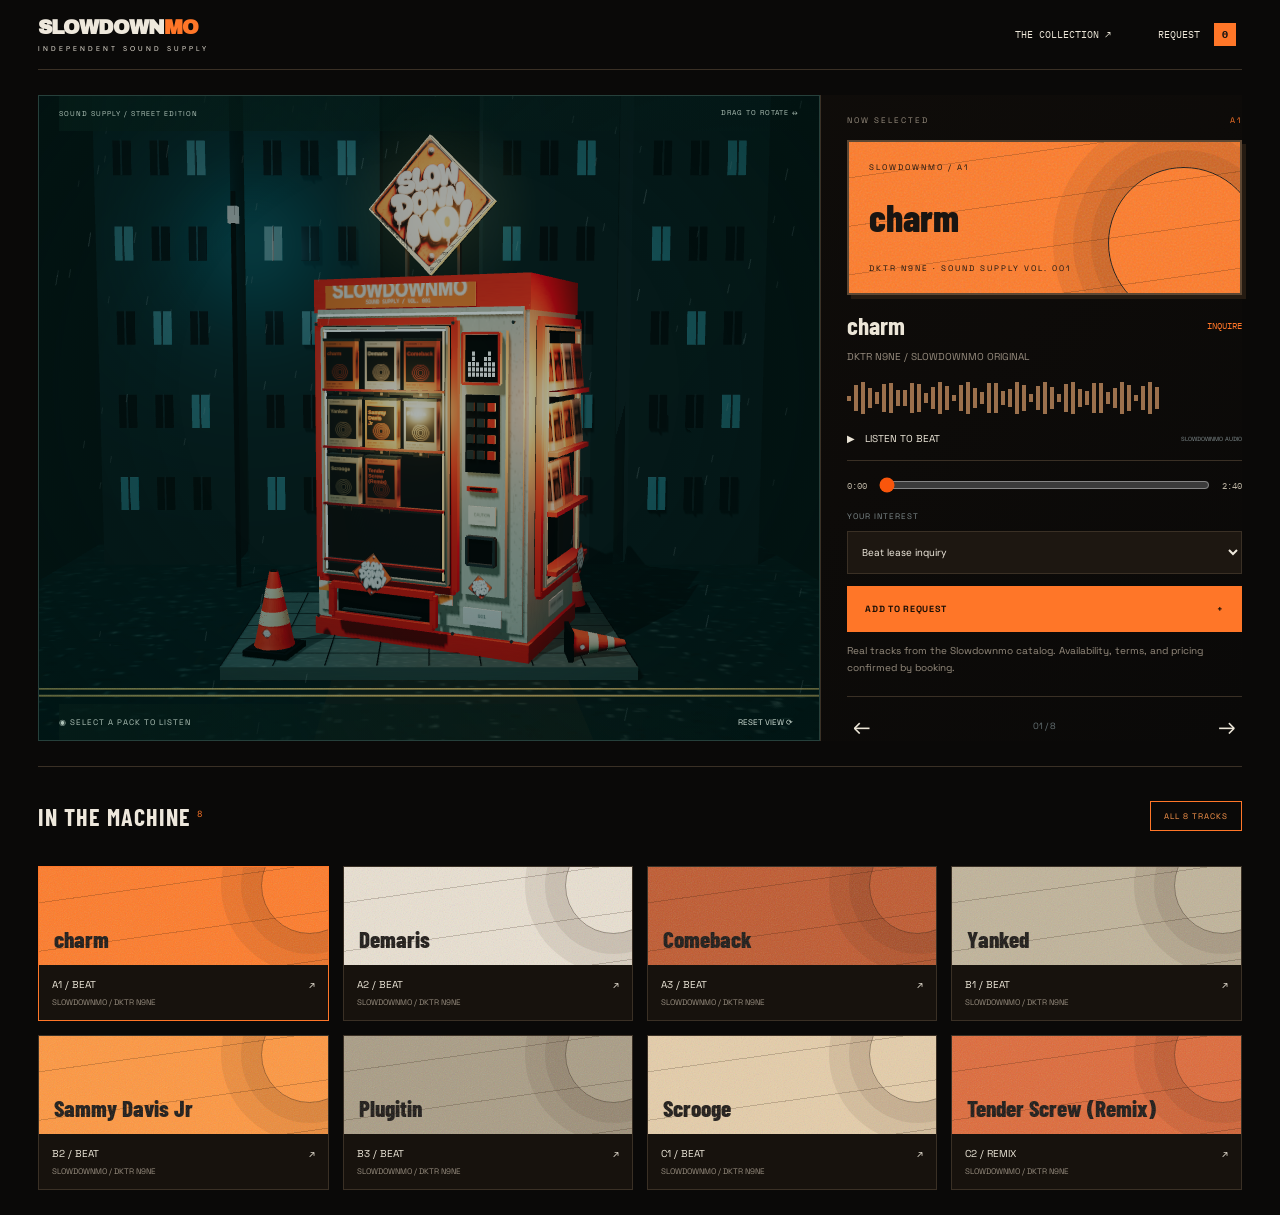
<file: machine/index.html>
<!doctype html><html lang="en"><head><meta charset="utf-8"><meta name="viewport" content="width=device-width,initial-scale=1"><title>Slowdownmo — Interactive Beat Machine</title><link rel="stylesheet" href="style.css"><link rel="stylesheet" href="integration.css"></head><body class="embedded-store">
<section class="brandHero"><video id="brandFilm" muted playsinline preload="none" poster="../logo.webp"></video><div class="heroCopy"><div class="eyebrow">SLOWDOWNMO / INDEPENDENT SOUND SUPPLY</div><h2>TAKE IT SLOW.<br>MAKE IT <em>LOUD.</em></h2><p>Heavy drums. Late-night melodies.<br>Beats built to leave a mark.</p><button class="primary" id="enterStore">ENTER THE BEAT MACHINE <span>↓</span></button><button id="replayIntro" class="replay">↻ REPLAY INTRO</button></div><div class="heroFooter"><span>CAUTION: HEAVY ROTATION</span><span>SCROLL TO SELECT YOUR SOUND ↓</span></div></section><header id="store"><a class="logo" href="../index.html" target="_top">SLOWDOWN<span>MO</span><small>INDEPENDENT SOUND SUPPLY</small></a><nav><button id="catalog">THE COLLECTION ↗</button><button id="cartOpen">REQUEST <b id="count">0</b></button></nav></header>
<main><section class="intro"><div class="eyebrow"><i></i> MACHINE 001 / ONLINE</div><h1>SLOW DOWN.<br><em>PRESS PLAY.</em></h1><p>Fresh sounds, straight from the machine.<br>Pick a pack. Press play. Find your next record.</p><button class="primary" id="explore">STEP UP TO THE MACHINE <span>↗</span></button><div class="details"><span>8 BEATS IN STOCK</span><span>INSTANT INSPIRATION</span></div><div class="reference"><img src="../poster.jpg" alt="Orange and off-white vending machine on a rainy street"><span>SLOWDOWNMO SOUND SUPPLY<br><b>SOUND ON EVERY CORNER.</b></span></div></section>
<section class="stage" aria-label="Interactive 3D beat vending machine"><div class="stageTop"><span>SOUND SUPPLY / STREET EDITION</span><span>DRAG TO ROTATE ↔</span></div><canvas id="scene"></canvas><div id="fallback" hidden>3D is unavailable on this device. Use the collection below to select and preview beats.</div><div class="stageBottom"><span>◉ SELECT A PACK TO LISTEN</span><button id="reset">RESET VIEW ⟳</button></div></section>
<aside class="selection"><div class="eyebrow">NOW SELECTED <span id="slot">A1</span></div><div id="cover" class="cover"></div><div class="trackhead"><h2 id="title"></h2><span id="price">INQUIRE</span></div><p id="meta"></p><div class="wave" id="wave"></div><button id="play" class="play">▶ <span>LISTEN TO BEAT</span><small>SLOWDOWNMO AUDIO</small></button><div class="audioProgress"><span id="elapsed">0:00</span><input id="seek" type="range" min="0" max="100" step="0.1" value="0" aria-label="Seek in beat"><span id="duration">0:00</span></div><label for="license">YOUR INTEREST</label><select id="license"><option value="0">Beat lease inquiry</option><option value="1">Exclusive rights inquiry</option><option value="2">Custom production inquiry</option></select><button id="add" class="primary">ADD TO REQUEST <span>+</span></button><p class="note">Real tracks from the Slowdownmo catalog. Availability, terms, and pricing confirmed by booking.</p><div class="arrows"><button id="prev" aria-label="Previous beat">←</button><span id="index">01 / 12</span><button id="next" aria-label="Next beat">→</button></div></aside></main>
<section id="collection"><div class="collectionHead"><h2>IN THE MACHINE <sup>8</sup></h2><div id="filters"><button class="active" data-filter="All">ALL 8 TRACKS</button></div></div><div id="tracks"></div></section><footer><span>© 2026 SLOWDOWNMO</span><span>TAKE IT SLOW. MAKE IT LOUD.</span><span>BEAT MACHINE / VOL. 001</span></footer><dialog id="bag"><button id="closeBag" class="close" aria-label="Close bag">×</button><h2>YOUR BEAT REQUEST</h2><div id="items"></div><p id="total"></p><p class="note">Send your selection to booking@slowdownmo.com to discuss availability, licensing, and pricing. No payment is collected here.</p><a id="sendRequest" class="primary" href="mailto:booking@slowdownmo.com" target="_top">EMAIL MY BEAT REQUEST ↗</a><button id="continue" class="primary">KEEP DIGGING ↗</button></dialog><div id="toast" role="status"></div><script type="module" src="app.js"></script></body></html>
</file>
<file: machine/style.css>
@import url('https://fonts.googleapis.com/css2?family=Barlow+Condensed:wght@600;700;800;900&family=DM+Sans:wght@400;500;600;700&display=swap');
:root{--bg:#080c0e;--muted:#7d888a;--pink:#fb42b9;--lime:#d1ff6c;--line:#263034}*{box-sizing:border-box}body{margin:0;background:var(--bg);color:#f2f5ec;font-family:'DM Sans',sans-serif;font-size:13px}button,a,select{-webkit-tap-highlight-color:transparent}button{cursor:pointer;font:inherit;color:inherit;background:none;border:0}button:focus-visible,a:focus-visible,select:focus-visible{outline:2px solid var(--lime);outline-offset:5px}header{height:108px;margin:0 4%;display:flex;align-items:center;justify-content:space-between;border-bottom:1px solid var(--line)}.logo{color:#fff;text-decoration:none;font-family:'Barlow Condensed',sans-serif;font-weight:900;font-size:30px;letter-spacing:-1px}.logo span{color:var(--lime)}.logo small{display:block;font:8px 'DM Sans';letter-spacing:3px;margin-top:6px}nav{display:flex;gap:35px;font-size:10px;letter-spacing:1px}nav b{background:var(--lime);color:#111;padding:5px 8px;margin-left:8px}main{display:grid;grid-template-columns:29% 47% 24%;min-height:690px;padding:45px 4% 30px;gap:0}.intro{padding-top:35px}.eyebrow{font-size:9px;letter-spacing:2px;color:var(--muted);display:flex;align-items:center;gap:8px}.eyebrow i{width:6px;height:6px;border-radius:50%;background:var(--lime);box-shadow:0 0 12px var(--lime)}h1{font:800 clamp(42px,4.9vw,80px)/.94 'Barlow Condensed';letter-spacing:-1px;margin:28px 0}h1 em{font-style:normal;color:var(--lime)}.intro p{color:#9aa4a5;line-height:1.8;margin:25px 0}.primary{background:var(--lime);color:#0c1510;font-weight:700;padding:17px 18px;display:flex;justify-content:space-between;gap:18px;width:100%;font-size:10px;letter-spacing:.7px}.intro .primary{width:90%;margin-top:28px}.details{display:flex;gap:18px;color:#626e71;font-size:8px;letter-spacing:1px;margin-top:20px}.reference{display:flex;gap:12px;margin-top:55px;align-items:center;font-size:8px;line-height:1.9;color:#667578}.reference img{width:67px;height:55px;object-fit:cover;border:1px solid #263034}.reference b{color:#acb6b4;font-weight:400}.stage{position:relative;background:radial-gradient(ellipse at 50% 65%,#21312855,transparent 70%);min-width:0}.stageTop,.stageBottom{display:flex;justify-content:space-between;color:#627173;font-size:8px;letter-spacing:1px;position:absolute;left:20px;right:20px;z-index:2}.stageTop{top:4px}.stageBottom{bottom:6px;align-items:center}.stageBottom button{font-size:8px;color:#98a4a5}canvas{width:100%;height:100%;touch-action:none;display:block;min-height:600px}.selection{border-left:1px solid var(--line);padding:20px 0 0 30px}.selection .eyebrow{justify-content:space-between}.selection .eyebrow span{color:var(--lime)}.cover{height:180px;margin:25px 0;position:relative;overflow:hidden;display:flex;flex-direction:column;justify-content:space-between;padding:20px;color:#071214;border:1px solid #ffffff20}.cover:before{content:'';position:absolute;width:150px;height:150px;border:1px solid currentColor;border-radius:50%;right:-20px;top:25px;box-shadow:0 0 0 17px #0001,0 0 0 35px #0001,0 0 0 55px #0001}.cover b{font:800 48px/.9 'Barlow Condensed';z-index:1;max-width:180px}.cover span{font-size:8px;letter-spacing:2px;z-index:1}.trackhead{display:flex;align-items:center;justify-content:space-between}.trackhead h2{font:700 28px 'Barlow Condensed';margin:0}.trackhead>span{color:var(--lime);font-size:16px}#meta{font-size:10px;color:#7d888a}.wave{height:38px;display:flex;align-items:center;gap:3px;margin-top:25px}.wave i{flex:1;background:#46594b;max-width:4px}.playing .wave i{animation:pulse .5s infinite alternate}.play{width:100%;padding:15px 0;display:flex;align-items:center;gap:10px;text-align:left;border-bottom:1px solid var(--line);font-size:10px}.play small{font-size:7px;color:#7d888a;margin-left:auto}.selection label{display:block;margin-top:22px;font-size:8px;letter-spacing:1px;color:#7d888a}select{background:#111a1d;color:#dae1d9;border:1px solid var(--line);padding:13px 10px;width:100%;margin:10px 0 12px;font:10px 'DM Sans'}.note{font-size:9px;color:#788487;line-height:1.7}.arrows{display:flex;justify-content:space-between;align-items:center;border-top:1px solid var(--line);margin-top:20px;padding-top:14px}.arrows span{font-size:9px;color:#657174}.arrows button{font-size:22px}#collection{margin:20px 4% 45px;padding-top:30px;border-top:1px solid var(--line)}.collectionHead{display:flex;justify-content:space-between;align-items:center;margin-bottom:25px}.collectionHead h2{font:700 24px 'Barlow Condensed';letter-spacing:1px}.collectionHead sup{font:9px 'DM Sans';color:var(--lime)}#filters{display:flex;gap:10px}#filters button{font-size:8px;letter-spacing:1px;padding:9px 13px;border:1px solid var(--line);color:#7d888a}#filters .active{color:var(--lime);border-color:#d1ff6c70}#tracks{display:grid;grid-template-columns:repeat(6,1fr);gap:14px}.tile{text-align:left;padding:0;border:1px solid var(--line);background:#0f1517;transition:transform .2s}.tile:hover{transform:translateY(-5px);border-color:var(--lime)}.tile.selected{border-color:var(--lime)}.tile .art{height:125px;display:flex;padding:15px;align-items:flex-end;font:800 29px/.9 'Barlow Condensed';color:#071214;position:relative;overflow:hidden}.tile .art:before{content:'';width:95px;height:95px;border:1px solid #07121470;position:absolute;right:-30px;top:-30px;border-radius:50%;box-shadow:0 0 0 20px #07121415,0 0 0 40px #07121415}.tile .info{padding:13px;display:flex;justify-content:space-between;font-size:10px}.tile small{display:block;color:#7d888a;margin-top:6px;font-size:8px}footer{border-top:1px solid var(--line);padding:25px 4%;display:flex;justify-content:space-between;color:#576568;font-size:8px;letter-spacing:1px}dialog{background:#10191b;color:#fff;border:1px solid #4a5c51;width:min(480px,90vw);padding:35px}dialog::backdrop{background:#000b;backdrop-filter:blur(6px)}dialog h2{font:700 36px 'Barlow Condensed'}.close{position:absolute;right:15px;top:10px;font-size:28px}.cartitem{display:flex;align-items:center;justify-content:space-between;padding:15px 0;border-bottom:1px solid var(--line);gap:10px}.cartitem small{display:block;color:var(--muted);margin-top:5px}.cartitem button{color:#fa69b8}#total{font-size:20px}#toast{position:fixed;bottom:25px;left:50%;transform:translateX(-50%);padding:14px 25px;background:var(--lime);color:#111;opacity:0;pointer-events:none;transition:.2s;z-index:10}#toast.show{opacity:1}@keyframes pulse{to{transform:scaleY(.4)}}@media(min-width:1600px){main{max-width:1600px;margin:auto}}@media(max-width:1000px){main{grid-template-columns:32% 68%}.selection{grid-column:1/-1;display:grid;grid-template-columns:180px 1fr 1fr;gap:12px 25px;border-left:0;border-top:1px solid var(--line);margin-top:20px;padding:25px 0}.selection .cover{grid-row:1/7;height:190px;margin:0}.selection .eyebrow,.selection .arrows{display:none}.selection .wave{margin:0}.selection .note{grid-column:2/-1}.selection label{margin:0}#tracks{grid-template-columns:repeat(4,1fr)}}@media(max-width:650px){header{height:85px}nav{gap:15px}nav button:first-child{display:none}main{display:flex;flex-direction:column;padding-top:20px}.intro{padding:5px 0}.intro h1{font-size:56px}.intro p{font-size:12px}.intro .primary{max-width:290px}.reference,.details{display:none}.stage{height:570px;margin-top:30px}canvas{min-height:0}.selection{display:block;padding:25px 0}.selection .cover{height:170px}.selection .eyebrow{display:flex}.selection .arrows{display:flex}.selection .wave{margin-top:15px}#tracks{grid-template-columns:repeat(2,1fr)}.collectionHead{display:block}#filters{margin:20px 0}.tile .art{height:150px}footer span:last-child{display:none}}
/* Slowdownmo / weathered roadside sound supply */
:root{--bg:#0c0b09;--muted:#958b7d;--pink:#ff7628;--lime:#ff7628;--line:#3a3025}body{color:#eee8dc;background-color:var(--bg);background-image:url("data:image/svg+xml,%3Csvg viewBox='0 0 180 180' xmlns='http://www.w3.org/2000/svg'%3E%3Cfilter id='n'%3E%3CfeTurbulence type='fractalNoise' baseFrequency='.86' numOctaves='3' stitchTiles='stitch'/%3E%3C/filter%3E%3Cpath fill='%23ffffff' opacity='.035' filter='url(%23n)' d='M0 0h180v180H0z'/%3E%3C/svg%3E")}.brandHero{min-height:680px;height:min(850px,92vh);position:relative;display:grid;grid-template-columns:54% 46%;overflow:hidden;border-bottom:10px solid #ff7628}.brandHero:after{content:'';position:absolute;bottom:-10px;left:0;right:0;height:10px;background:repeating-linear-gradient(125deg,#ff7628 0 20px,#15120d 20px 40px)}.brandHero video{height:100%;width:100%;object-fit:contain;background:#070706;mask-image:linear-gradient(to right,#000 88%,transparent)}.heroCopy{position:relative;align-self:center;padding:30px 10% 70px 5%;z-index:1}.heroCopy .eyebrow{color:#f7944e;line-height:1.8;font-size:9px}.heroCopy h2{font:900 clamp(55px,6.2vw,98px)/.92 'Barlow Condensed';letter-spacing:-1px;margin:32px 0;color:#eee8dc;text-shadow:3px 3px 0 #514335}.heroCopy h2 em{font-style:normal;color:#ff7628;text-shadow:3px 3px 0 #6b2e12}.heroCopy p{color:#a99b88;line-height:1.9;font-size:14px;margin-bottom:35px}.heroCopy .primary{max-width:330px;border:1px solid #ffb56c;box-shadow:4px 4px 0 #58290e}.replay{margin-top:22px;font-size:9px;letter-spacing:1.5px;color:#a99b88}.heroFooter{position:absolute;bottom:25px;left:4%;right:4%;display:flex;justify-content:space-between;font-size:8px;letter-spacing:2px;color:#958875}.logo{color:#eee8dc}.intro h1{font-weight:900;text-shadow:2px 2px 0 #554533}.primary{color:#190e06;background:#ff7628}.eyebrow i{background:#ff7628;box-shadow:0 0 10px #ff7628}.intro p{color:#a99b88}.stage{background:radial-gradient(ellipse at 50% 65%,#8f421825,transparent 70%)}.stageTop,.stageBottom{color:#9c8267}.selection{background:linear-gradient(135deg,#30211422,transparent)}.cover{color:#191512;border:2px solid #5d4733;box-shadow:4px 4px 0 #251b12}.cover:after,.tile .art:after{content:'';position:absolute;inset:0;pointer-events:none;background-image:repeating-linear-gradient(172deg,transparent 0 35px,#23130730 35px 36px,transparent 36px 48px),url("data:image/svg+xml,%3Csvg viewBox='0 0 140 140' xmlns='http://www.w3.org/2000/svg'%3E%3Cfilter id='g'%3E%3CfeTurbulence type='fractalNoise' baseFrequency='.6' numOctaves='3' stitchTiles='stitch'/%3E%3C/filter%3E%3Cpath fill='%23000000' opacity='.2' filter='url(%23g)' d='M0 0h140v140H0z'/%3E%3C/svg%3E")}.tile{background:#17120d;border-color:#3a3025}.tile .art{color:#191512}.tile .art:before{border-color:#23130770;box-shadow:0 0 0 20px #23130715,0 0 0 40px #23130715}select{background:#1d1711;color:#eee8dc}.wave i{background:#9b704c}.note,#meta,.tile small{color:#958b7d}dialog{background:#19130e;border-color:#8b5b34}.cartitem button{color:#ff7628}.collectionHead h2{color:#eee8dc}#filters .active{border-color:#ff7628;color:#ff994d}.reference{color:#9c8267}.reference img{height:65px;width:65px;object-fit:contain;border-color:#4f3724}.reference b{color:#d2bd9f}.stageBottom button{color:#c1a88b}footer{color:#9c8267}@media(max-width:1000px){.brandHero{min-height:560px}.heroCopy h2{font-size:64px}}@media(max-width:650px){.brandHero{height:auto;min-height:0;display:flex;flex-direction:column}.brandHero video{height:auto;aspect-ratio:1;max-height:55vh;mask-image:linear-gradient(#000 85%,transparent)}.heroCopy{padding:5px 6% 85px;align-self:stretch}.heroCopy h2{font-size:62px;margin:20px 0}.heroCopy p{font-size:12px;margin-bottom:23px}.heroFooter{bottom:20px;font-size:7px;letter-spacing:1px}.heroFooter span:last-child{max-width:130px;text-align:right}.heroCopy .eyebrow{font-size:8px}.intro h1{font-size:58px}.intro{padding-top:20px}}
@media(prefers-reduced-motion:reduce){*{scroll-behavior:auto!important;animation:none!important;transition:none!important}}

/* Rainy street cabinet */
.stage{background:#031312;overflow:hidden;border:1px solid #26403b;box-shadow:inset 0 0 90px #0006}.stageTop,.stageBottom{color:#afc3b8;background:linear-gradient(90deg,#051c18dd,transparent);padding:12px 0}.stageTop{top:0}.stageBottom{bottom:0}.stageBottom button{color:#d1e1d7}.stage canvas{height:100%}.stage:after{content:'';position:absolute;inset:0;pointer-events:none;background:radial-gradient(ellipse at 50% 45%,transparent 45%,#00141165 100%)}.intro .reference img{width:85px;height:85px;object-fit:cover}.intro .reference{margin-top:38px}.stageTop span:first-child{max-width:55%;line-height:1.6}@media(max-width:650px){.stage{height:610px}.stageTop{left:12px;right:12px}.stageBottom{left:12px;right:12px}.stageTop span{font-size:7px}}
</file>
<file: machine/integration.css>
@import url('https://fonts.googleapis.com/css2?family=Archivo+Black&family=Space+Grotesk:wght@400;500;600;700&family=IBM+Plex+Mono:wght@400;500&display=swap');
body{font-family:'Space Grotesk',sans-serif;background:#0a0908;color:#ece6d8}.brandHero,main .intro,footer{display:none}header{height:70px;margin:0 3%}.logo{font-family:'Archivo Black',sans-serif;font-size:20px}.logo small{font-size:7px}nav button{font-family:'IBM Plex Mono',monospace}.embedded-store main{grid-template-columns:minmax(0,65%) minmax(0,35%);min-height:640px;padding:25px 3% 10px}.embedded-store .stage{min-height:610px}.embedded-store .selection{display:block;grid-column:auto;border-top:0;border-left:1px solid var(--line);margin:0;padding:20px 0 0 26px}.embedded-store .selection .cover{height:155px;grid-row:auto;margin:15px 0}.embedded-store .selection .eyebrow,.embedded-store .selection .arrows{display:flex}.embedded-store .selection .eyebrow{font-size:8px}.embedded-store .selection .note{grid-column:auto}.embedded-store .selection label{margin-top:16px}.embedded-store .selection .wave{margin-top:16px}.embedded-store .trackhead h2{font-size:25px}.embedded-store #price{font:9px 'IBM Plex Mono';margin-left:8px}.embedded-store #tracks{grid-template-columns:repeat(4,minmax(0,1fr))}.embedded-store #collection{margin:15px 3% 25px;padding-top:15px}.embedded-store .collectionHead{margin-bottom:15px}.embedded-store .tile .art{height:98px;font-size:23px}.embedded-store .primary{font-size:9px;text-decoration:none}.embedded-store .stageTop{font-size:7px}.audioProgress{display:flex;align-items:center;gap:10px;margin:14px 0;color:#b9b1a0;font:9px 'IBM Plex Mono'}.audioProgress input{min-width:0;flex:1;accent-color:#f9560c}.embedded-store .play small{font-size:6px}#sendRequest{margin:20px 0 10px}.embedded-store .cover b{font-size:38px}.embedded-store dialog .close{position:absolute;right:15px;top:10px}.embedded-store .note{font-size:10px}@media(max-width:700px){.embedded-store header{margin:0 4%;height:64px}.embedded-store .logo{font-size:17px}.embedded-store nav{gap:10px}.embedded-store nav button:first-child{display:none}.embedded-store main{display:block;padding:15px 4% 0}.embedded-store .stage{height:580px;min-height:0}.embedded-store .selection{border-left:0;border-top:1px solid var(--line);padding:20px 0;margin-top:22px}.embedded-store .selection .cover{height:150px}.embedded-store .trackhead h2{font-size:29px}.embedded-store #tracks{grid-template-columns:repeat(2,minmax(0,1fr))}.embedded-store .tile .art{height:120px}.embedded-store .selection .eyebrow{font-size:9px}.embedded-store .collectionHead{display:flex}.embedded-store #filters button{font-size:7px;padding:7px}.embedded-store .collectionHead h2{font-size:20px}.embedded-store #collection{margin:10px 4% 20px}.embedded-store .primary{font-size:10px}.embedded-store nav b{padding:4px}.embedded-store .stageTop,.embedded-store .stageBottom{left:10px;right:10px;font-size:7px}.embedded-store .play small{font-size:7px}}

html.is-embedded{overflow:hidden}
</file>
